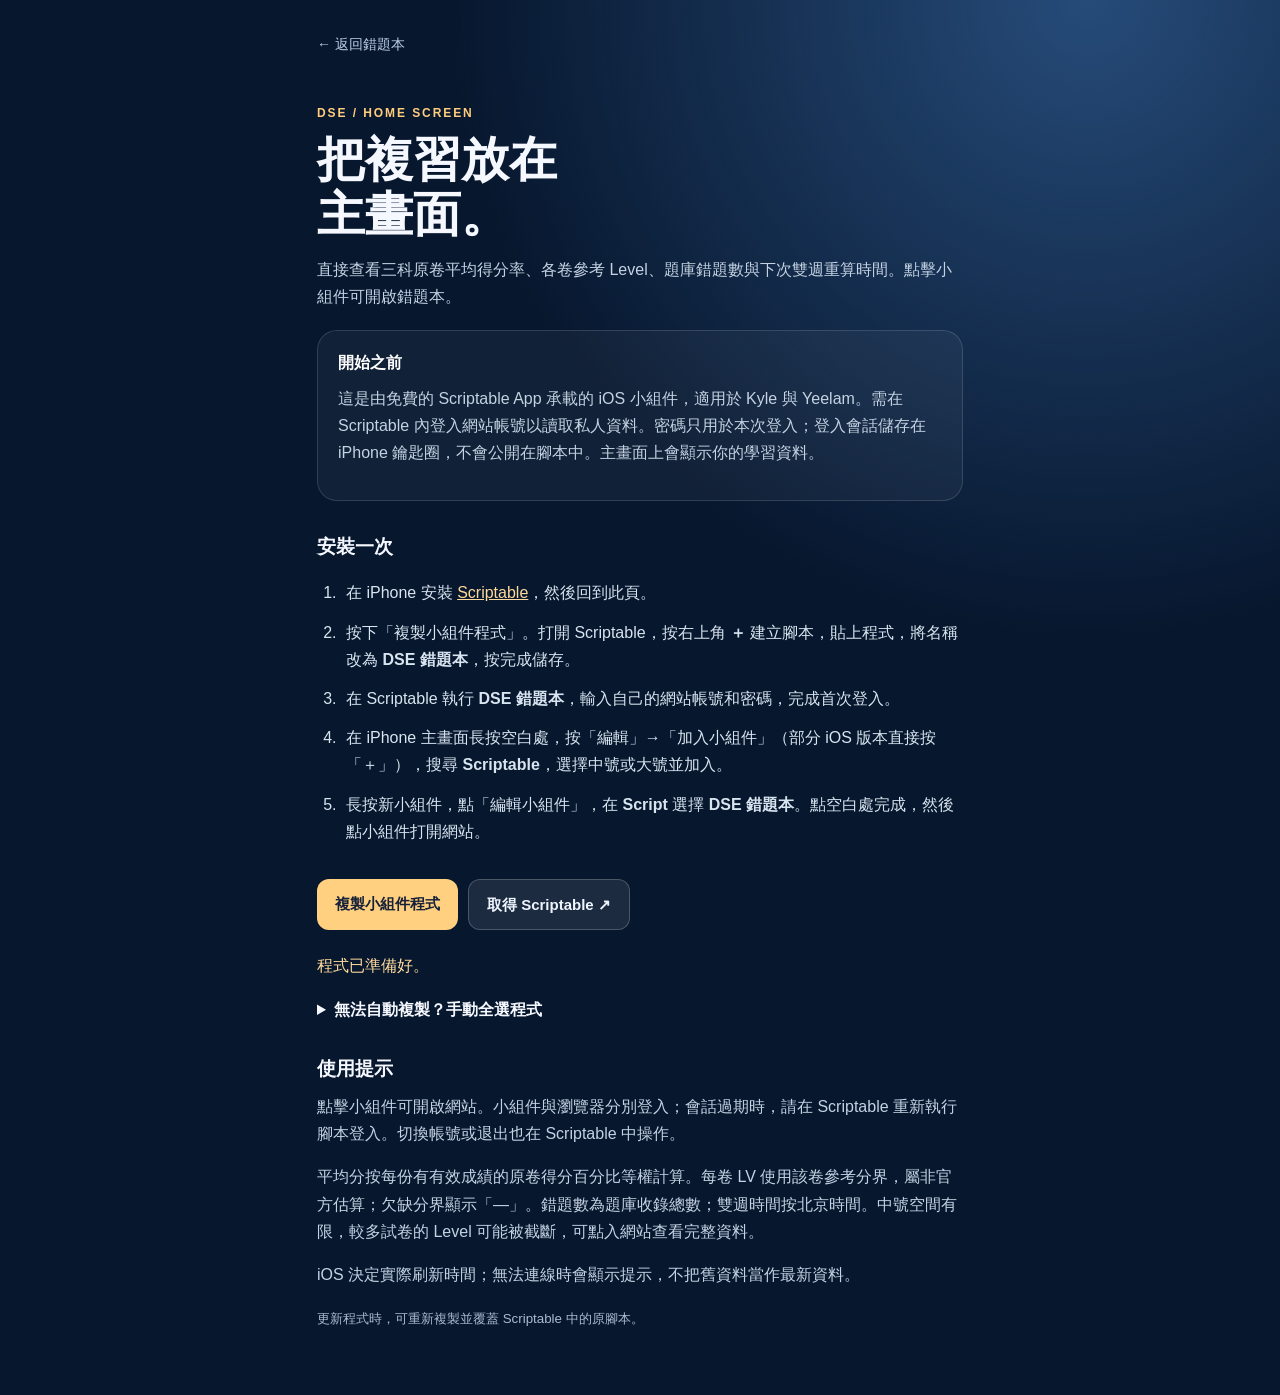
<file: ios-widget.html>
<!doctype html>
<html lang="zh-Hant">
<head>
<meta charset="utf-8">
<meta name="viewport" content="width=device-width,initial-scale=1,viewport-fit=cover">
<title>iPhone 小組件 · DSE 錯題本</title>
<meta name="description" content="將 DSE 錯題本的小組件加入 iPhone 主畫面。">
<style>
:root{color-scheme:dark;font-family:-apple-system,BlinkMacSystemFont,"Noto Sans TC",sans-serif;background:#07172e;color:#f5f8ff}*{box-sizing:border-box}body{margin:0;background:radial-gradient(circle at 85% 0,#264b79 0,transparent 36%),#07172e;line-height:1.7}main{max-width:690px;margin:auto;padding:30px 22px 64px}.back{color:#b9cee7;text-decoration:none;font-size:14px}.eyebrow{color:#ffcd7c;letter-spacing:.16em;font-size:12px;font-weight:700;margin:46px 0 8px}h1{font-size:clamp(32px,8vw,48px);line-height:1.15;margin:0 0 14px}h2{font-size:19px;margin:30px 0 8px}p{color:#c4d2e2;margin:8px 0 16px}.card{background:#ffffff0b;border:1px solid #ffffff21;border-radius:20px;padding:18px 20px;margin:20px 0}.card strong{color:#fff}.actions{display:flex;gap:10px;flex-wrap:wrap;margin:22px 0}a.button,button{display:inline-block;background:#ffd07f;color:#17223a;border:0;border-radius:12px;padding:12px 18px;font-family:inherit;font-weight:700;font-size:15px;text-decoration:none;cursor:pointer}button.secondary,a.secondary{background:#ffffff16;color:#eef5ff;border:1px solid #ffffff35}ol{padding-left:1.5em;color:#d8e4ef}li{padding:0 0 12px 5px}code{font-family:ui-monospace,monospace;background:#ffffff13;border-radius:5px;padding:2px 5px}textarea{display:block;width:100%;height:150px;background:#071329;color:#d6e3f1;border:1px solid #7184a1;border-radius:10px;padding:10px;font:12px/1.5 ui-monospace,monospace;resize:vertical}#status{min-height:1.7em;color:#ffdc9d}small{color:#a9bbce}a{color:#ffda9c}summary{cursor:pointer;font-weight:700}
</style>
</head>
<body><main>
<a class="back" href="./#/">← 返回錯題本</a>
<p class="eyebrow">DSE / HOME SCREEN</p>
<h1>把複習放在<br>主畫面。</h1>
<p>直接查看三科原卷平均得分率、各卷參考 Level、題庫錯題數與下次雙週重算時間。點擊小組件可開啟錯題本。</p>
<div class="card"><strong>開始之前</strong><p>這是由免費的 Scriptable App 承載的 iOS 小組件，適用於 Kyle 與 Yeelam。需在 Scriptable 內登入網站帳號以讀取私人資料。密碼只用於本次登入；登入會話儲存在 iPhone 鑰匙圈，不會公開在腳本中。主畫面上會顯示你的學習資料。</p></div>
<h2>安裝一次</h2>
<ol>
<li>在 iPhone 安裝 <a href="https://apps.apple.com/app/scriptable/id1405459188">Scriptable</a>，然後回到此頁。</li>
<li>按下「複製小組件程式」。打開 Scriptable，按右上角 <strong>＋</strong> 建立腳本，貼上程式，將名稱改為 <strong>DSE 錯題本</strong>，按完成儲存。</li>
<li>在 Scriptable 執行 <strong>DSE 錯題本</strong>，輸入自己的網站帳號和密碼，完成首次登入。</li>
<li>在 iPhone 主畫面長按空白處，按「編輯」→「加入小組件」（部分 iOS 版本直接按「＋」），搜尋 <strong>Scriptable</strong>，選擇中號或大號並加入。</li>
<li>長按新小組件，點「編輯小組件」，在 <strong>Script</strong> 選擇 <strong>DSE 錯題本</strong>。點空白處完成，然後點小組件打開網站。</li>
</ol>
<div class="actions"><button type="button" id="copy">複製小組件程式</button><a class="button secondary" href="https://apps.apple.com/app/scriptable/id1405459188">取得 Scriptable ↗</a></div>
<p id="status" role="status" aria-live="polite">正在準備程式…</p>
<details><summary>無法自動複製？手動全選程式</summary><p>長按下方文字，選擇「全選」再複製。</p><textarea id="code" readonly aria-label="小組件程式"></textarea><p><a href="./ios-widget.js">開啟程式原始碼</a></p></details>
<h2>使用提示</h2>
<p>點擊小組件可開啟網站。小組件與瀏覽器分別登入；會話過期時，請在 Scriptable 重新執行腳本登入。切換帳號或退出也在 Scriptable 中操作。</p>
<p>平均分按每份有有效成績的原卷得分百分比等權計算。每卷 LV 使用該卷參考分界，屬非官方估算；欠缺分界顯示「—」。錯題數為題庫收錄總數；雙週時間按北京時間。中號空間有限，較多試卷的 Level 可能被截斷，可點入網站查看完整資料。</p>
<p>iOS 決定實際刷新時間；無法連線時會顯示提示，不把舊資料當作最新資料。</p>
<small>更新程式時，可重新複製並覆蓋 Scriptable 中的原腳本。</small>
</main>
<script>
(function(){
  var field=document.getElementById('code'),status=document.getElementById('status'),button=document.getElementById('copy');
  button.disabled=true;
  fetch('./ios-widget.js',{cache:'no-store'}).then(function(r){if(!r.ok)throw new Error('load');return r.text();}).then(function(code){field.value=code;button.disabled=false;status.textContent='程式已準備好。';}).catch(function(){status.textContent='程式載入失敗，請重新整理，或展開下方連結手動複製。';});
  button.addEventListener('click',function(){
    function manual(){document.querySelector('details').open=true;field.focus();field.select();field.setSelectionRange(0,field.value.length);status.textContent='請長按文字並選擇「全選」與「複製」。';}
    if(!field.value)return;
    if(navigator.clipboard&&navigator.clipboard.writeText)navigator.clipboard.writeText(field.value).then(function(){status.textContent='已複製。請到 Scriptable 建立腳本並貼上。';},manual);else manual();
  });
})();
</script>
</body></html>
</file>
